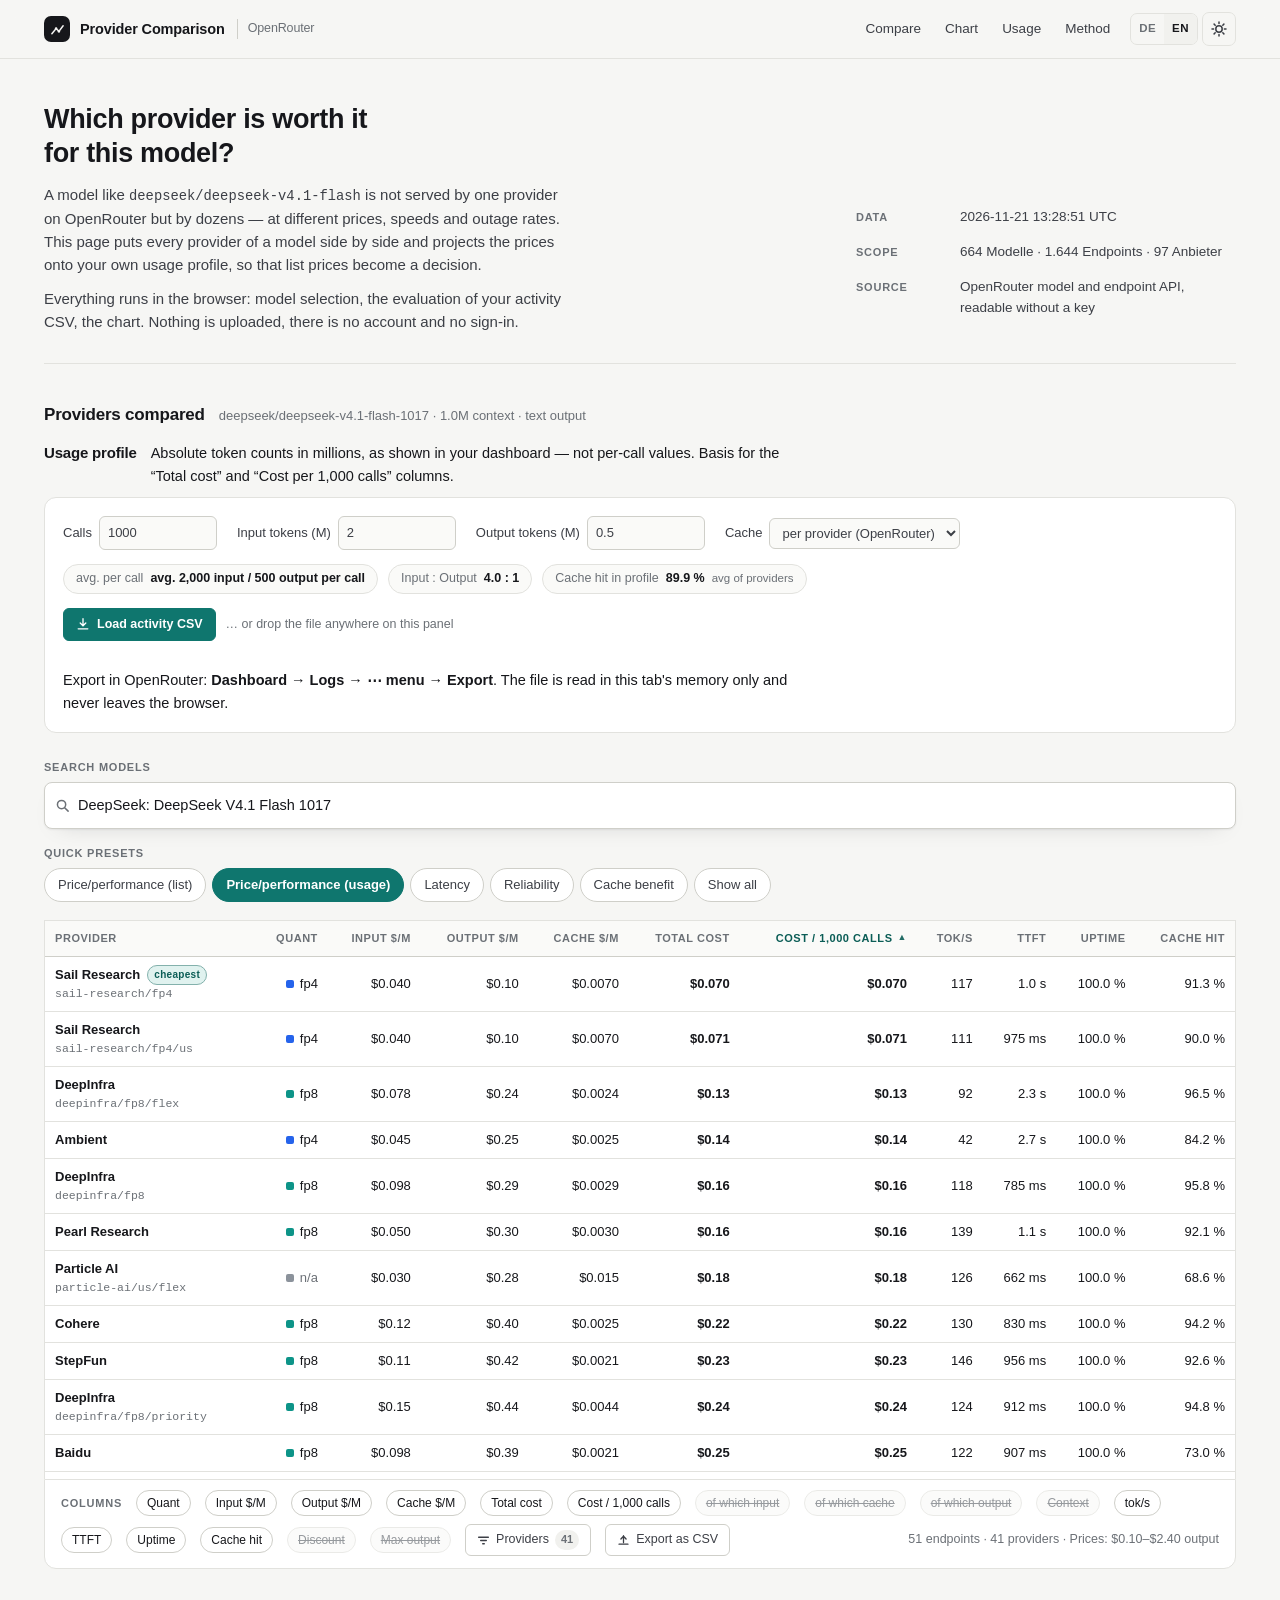
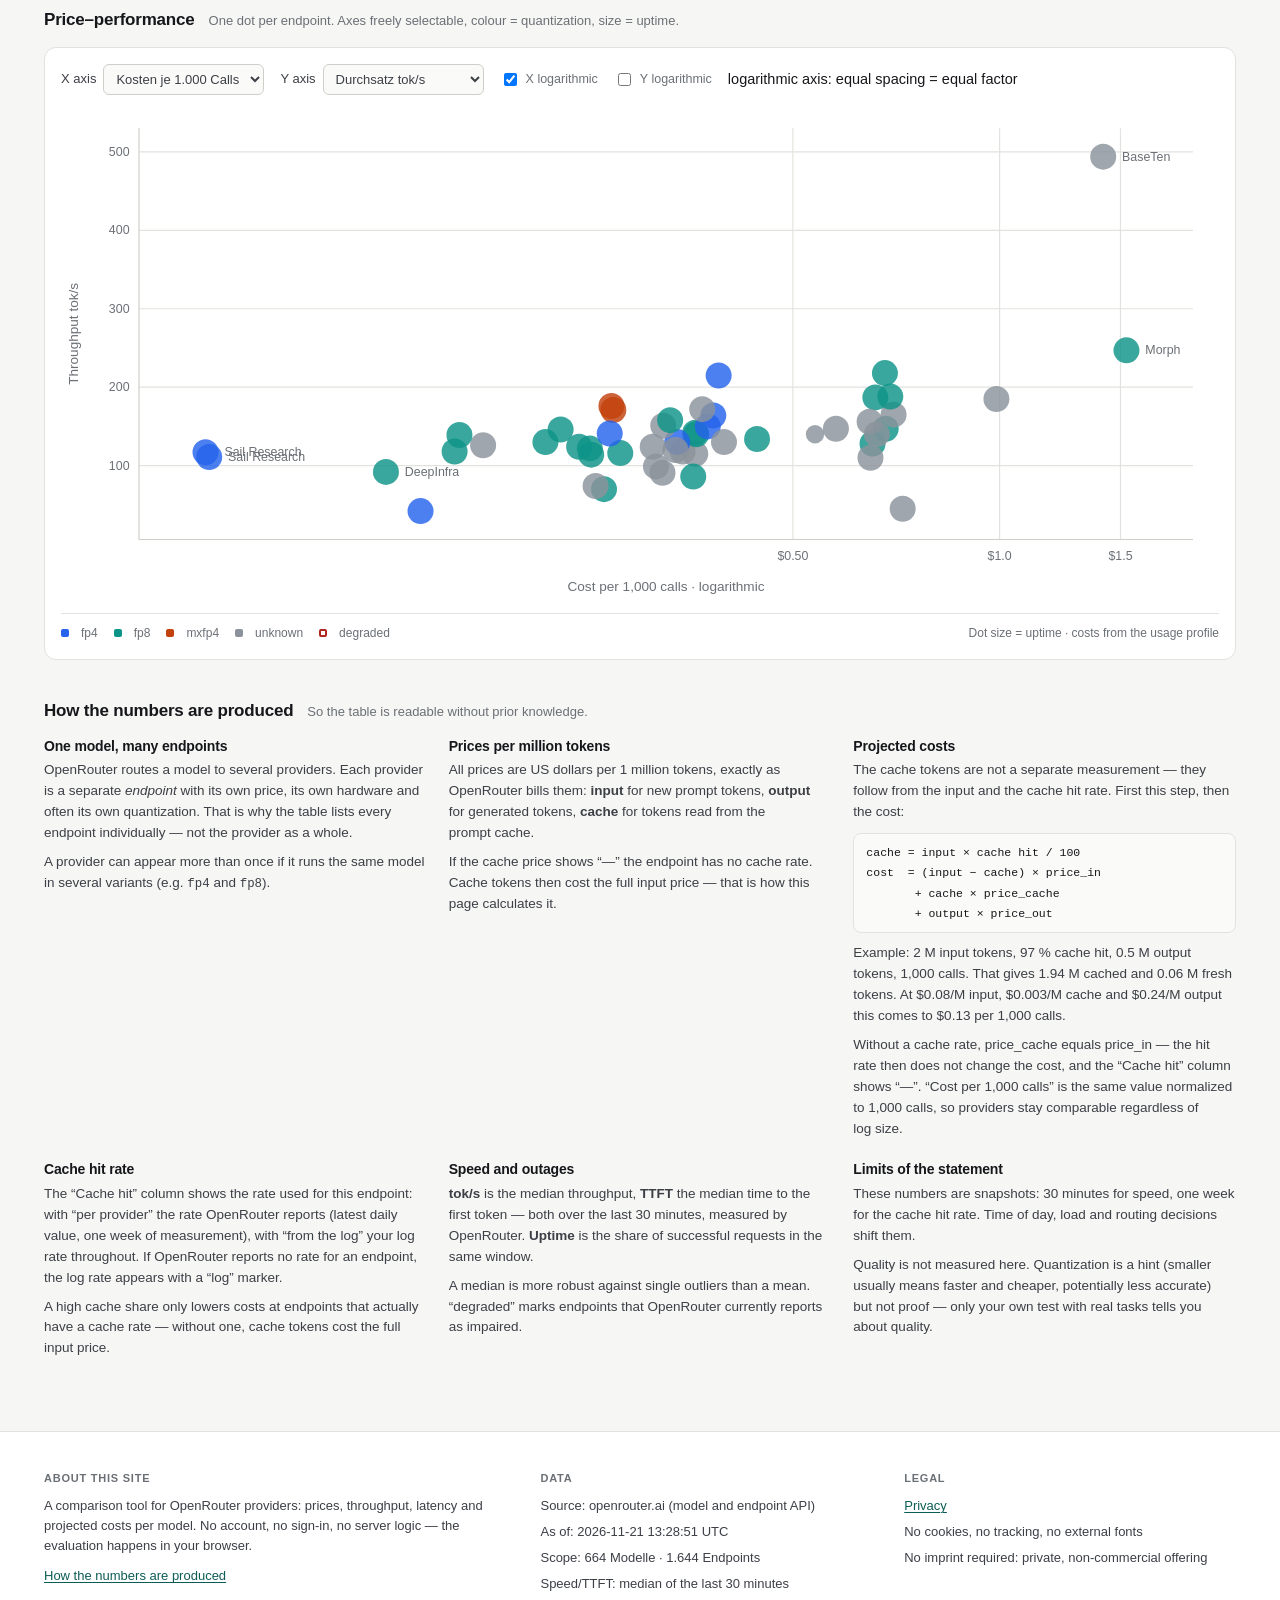
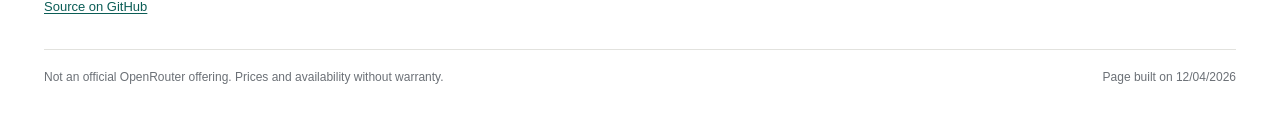
<file: index.html>
<!DOCTYPE html>
<html lang="de" data-lang="de">
<head>
<meta charset="utf-8">
<meta name="viewport" content="width=device-width, initial-scale=1">
<title>OpenRouter-Provider vergleichen — Preise, Tempo, Ausfälle</title>
<meta name="description" content="Vergleicht alle Anbieter (Provider) eines OpenRouter-Modells: Preise pro Million Token, Durchsatz, Time-to-First-Token, Uptime und hochgerechnete Kosten für dein eigenes Nutzungsprofil. Läuft vollständig im Browser.">
<meta name="color-scheme" content="light dark">
<meta name="theme-color" content="#f6f6f4" media="(prefers-color-scheme: light)">
<meta name="theme-color" content="#0e0f11" media="(prefers-color-scheme: dark)">
<!-- Erlaubt ausschließlich eigene Dateien: keine fremden Skripte, keine fremden Schriften,
     und Verbindungen nur zum eigenen Server. Damit kann die Seite die hochgeladene
     Activity-CSV technisch nicht irgendwohin senden — der Browser blockiert es. -->
<meta http-equiv="Content-Security-Policy" content="default-src 'none'; script-src 'self'; style-src 'self'; img-src 'self' data:; font-src 'self'; connect-src 'self'; base-uri 'none'; form-action 'none'">
<link rel="icon" href="assets/favicon.svg" type="image/svg+xml">
<link rel="stylesheet" href="assets/style.css">
</head>
<body>
<a class="skip-link" href="#vergleich" data-lang-block="de">Zum Vergleich springen</a>
<a class="skip-link" href="#vergleich" data-lang-block="en">Skip to the comparison</a>

<header class="site-header">
  <div class="site-header__inner">
    <a class="brand" href="./">
      <span class="brand__mark" aria-hidden="true">
        <svg width="15" height="15" viewBox="0 0 16 16" fill="none" stroke="currentColor" stroke-width="1.6" stroke-linecap="round">
          <path d="M2 12.5 6.5 7l3 3L14 4"/>
          <circle cx="6.5" cy="7" r="1.3" fill="currentColor" stroke="none"/>
          <circle cx="9.5" cy="10" r="1.3" fill="currentColor" stroke="none"/>
        </svg>
      </span>
      <span data-lang-block="de">Provider-Vergleich</span>
      <span data-lang-block="en">Provider Comparison</span>
      <span class="brand__sub">OpenRouter</span>
    </a>

    <nav class="site-nav" aria-label="Hauptnavigation">
      <a href="#vergleich" data-lang-block="de">Vergleich</a>
      <a href="#vergleich" data-lang-block="en">Compare</a>
      <a href="#grafik" data-lang-block="de">Grafik</a>
      <a href="#grafik" data-lang-block="en">Chart</a>
      <a href="#nutzung" data-lang-block="de">Nutzung</a>
      <a href="#nutzung" data-lang-block="en">Usage</a>
      <a href="#methodik" data-lang-block="de">Methodik</a>
      <a href="#methodik" data-lang-block="en">Method</a>
      <div class="lang-switch" role="group" aria-label="Sprache / Language">
        <button type="button" id="langDe" data-lang="de" aria-pressed="true">DE</button>
        <button type="button" id="langEn" data-lang="en" aria-pressed="false">EN</button>
      </div>
      <button class="icon-btn" id="themeBtn" type="button" aria-label="Farbschema umschalten" title="Hell / dunkel umschalten">
        <svg width="16" height="16" viewBox="0 0 16 16" fill="none" stroke="currentColor" stroke-width="1.5" stroke-linecap="round">
          <circle cx="8" cy="8" r="3.2"/>
          <path d="M8 1v1.6M8 13.4V15M1 8h1.6M13.4 8H15M3.1 3.1l1.1 1.1M11.8 11.8l1.1 1.1M12.9 3.1l-1.1 1.1M4.2 11.8l-1.1 1.1"/>
        </svg>
      </button>
    </nav>
  </div>
</header>

<main>
  <!-- ================= Was ist das hier ================= -->
  <section class="intro">
    <div>
      <h1 data-lang-block="de">Welcher Anbieter lohnt sich für dieses Modell?</h1>
      <h1 data-lang-block="en">Which provider is worth it for this model?</h1>

      <p class="intro__lead" data-lang-block="de">
        Ein Modell wie <code>deepseek/deepseek-v4.1-flash</code> läuft bei OpenRouter nicht bei einem
        Anbieter, sondern bei Dutzenden — zu unterschiedlichen Preisen, Geschwindigkeiten und
        Ausfallquoten. Diese Seite stellt alle Anbieter eines Modells nebeneinander und rechnet die
        Preise auf ein Nutzungsprofil hoch, damit aus Listenpreisen eine Entscheidung wird.
      </p>
      <p class="intro__lead" data-lang-block="en">
        A model like <code>deepseek/deepseek-v4.1-flash</code> is not served by one provider on
        OpenRouter but by dozens — at different prices, speeds and outage rates. This page puts every
        provider of a model side by side and projects the prices onto your own usage profile, so that
        list prices become a decision.
      </p>

      <p class="intro__lead" data-lang-block="de">
        Alles läuft im Browser: die Modellwahl, die Auswertung deiner Activity-CSV, die Grafik.
        Nichts wird hochgeladen, es gibt kein Konto und keine Anmeldung.
      </p>
      <p class="intro__lead" data-lang-block="en">
        Everything runs in the browser: model selection, the evaluation of your activity CSV, the
        chart. Nothing is uploaded, there is no account and no sign-in.
      </p>
    </div>

    <dl class="intro__facts" id="introFacts">
      <div class="fact">
        <dt><span data-lang-block="de">Daten</span><span data-lang-block="en">Data</span></dt>
        <dd id="factStamp">lade …</dd>
      </div>
      <div class="fact">
        <dt><span data-lang-block="de">Umfang</span><span data-lang-block="en">Scope</span></dt>
        <dd id="factCounts">lade …</dd>
      </div>
      <div class="fact">
        <dt><span data-lang-block="de">Quelle</span><span data-lang-block="en">Source</span></dt>
        <dd data-lang-block="de">OpenRouter-Modell- und Endpoint-API, ohne Schlüssel abrufbar</dd>
        <dd data-lang-block="en">OpenRouter model and endpoint API, readable without a key</dd>
      </div>
    </dl>
  </section>

  <!-- ================= Vergleich ================= -->
  <section class="section" id="vergleich">
    <div class="section__head">
      <h2 data-lang-block="de">Anbieter im Vergleich</h2>
      <h2 data-lang-block="en">Providers compared</h2>
      <span class="hint" id="modelHint"></span>
    </div>

    <!-- ===== Nutzungsprofil: eigener Absatz, vor der Tabelle ===== -->
    <div class="usage-block" id="nutzung">
      <div class="usage-block__head">
        <h3 data-lang-block="de">Nutzungsprofil</h3>
        <h3 data-lang-block="en">Usage profile</h3>
        <p class="hint" data-lang-block="de">
          Absolute Tokenmengen in Millionen, wie sie in deinem Dashboard stehen — keine Werte pro
          Call. Grundlage der Spalten „Kosten gesamt“ und „Kosten je 1.000 Calls“.
        </p>
        <p class="hint" data-lang-block="en">
          Absolute token counts in millions, as shown in your dashboard — not per-call values.
          Basis for the “Total cost” and “Cost per 1,000 calls” columns.
        </p>
      </div>

      <div class="panel usage-panel">
      <div class="usage-grid">
        <label class="field">Calls
          <input type="number" id="inCalls" value="1000" min="1" step="100" inputmode="numeric">
        </label>
        <label class="field"><span data-lang-block="de">Input-Token (Mio)</span><span data-lang-block="en">Input tokens (M)</span>
          <input type="number" id="inInputTotal" value="2" min="0" step="0.1" inputmode="decimal">
        </label>
        <label class="field"><span data-lang-block="de">Output-Token (Mio)</span><span data-lang-block="en">Output tokens (M)</span>
          <input type="number" id="inOutputTotal" value="0.5" min="0" step="0.1" inputmode="decimal">
        </label>
        <label class="field"><span data-lang-block="de">Cache</span><span data-lang-block="en">Cache</span>
          <select id="cacheMode">
            <option value="provider" selected data-i18n="cache.provider"></option>
            <option value="log" data-i18n="cache.log"></option>
            <option value="none" data-i18n="cache.none"></option>
          </select>
        </label>
      </div>

      <div class="usage-info">
        <span class="usage-info__item">
          <span class="usage-info__k" data-lang-block="de">Ø pro Call</span>
          <span class="usage-info__k" data-lang-block="en">avg. per call</span>
          <span class="usage-info__v" id="infoPerCall">—</span>
        </span>
        <span class="usage-info__item">
          <span class="usage-info__k">Input : Output</span>
          <span class="usage-info__v" id="infoRatio">—</span>
        </span>
        <span class="usage-info__item">
          <span class="usage-info__k" data-lang-block="de">Cache-Quote im Profil</span>
          <span class="usage-info__k" data-lang-block="en">Cache hit in profile</span>
          <span class="usage-info__v" id="infoCache">—</span>
          <span class="usage-info__note" id="infoCacheNote"></span>
        </span>
      </div>

      <div class="usage-actions">
        <button class="btn btn--primary" id="csvBtn" type="button">
          <svg width="14" height="14" viewBox="0 0 16 16" fill="none" stroke="currentColor" stroke-width="1.5" stroke-linecap="round" aria-hidden="true">
            <path d="M8 2v8M4.8 6.8 8 10l3.2-3.2M2.5 13.5h11"/>
          </svg>
          <span data-lang-block="de">Activity-CSV laden</span>
          <span data-lang-block="en">Load activity CSV</span>
        </button>
        <button class="btn" id="csvReset" type="button" hidden>
          <span data-lang-block="de">Zurücksetzen</span><span data-lang-block="en">Reset</span>
        </button>
        <span class="usage-drop-hint" data-lang-block="de">… oder die Datei hier irgendwo ablegen</span>
        <span class="usage-drop-hint" data-lang-block="en">… or drop the file anywhere on this panel</span>
      </div>

      <input type="file" id="csvFile" accept=".csv,text/csv" hidden>
      <div class="msg" id="csvMsg" role="status" aria-live="polite"></div>
      <div class="kpis" id="csvKpis"></div>

      <p class="hint usage-note" data-lang-block="de">
        Export in OpenRouter: <strong>Dashboard → Logs → Menü (⋯) → Export</strong>.
        Die Datei wird nur im Arbeitsspeicher dieses Tabs gelesen und verlässt den Browser nicht.
      </p>
      <p class="hint usage-note" data-lang-block="en">
        Export in OpenRouter: <strong>Dashboard → Logs → ⋯ menu → Export</strong>.
        The file is read in this tab's memory only and never leaves the browser.
      </p>
      </div>
    </div>

    <!-- ===== Modellsuche und Schnellauswahl gehören zur Tabelle ===== -->
    <div class="toolbar">
      <div class="picker" id="picker">
        <label class="picker__label" for="modelSearch">
          <span data-lang-block="de">Modell suchen</span><span data-lang-block="en">Search models</span>
        </label>
        <div class="picker__field">
          <svg width="15" height="15" viewBox="0 0 16 16" fill="none" stroke="currentColor" stroke-width="1.6" stroke-linecap="round" aria-hidden="true">
            <circle cx="7" cy="7" r="4.4"/><path d="M10.3 10.3 14 14"/>
          </svg>
          <input id="modelSearch" type="text" role="combobox" autocomplete="off"
                 aria-expanded="false" aria-controls="modelList" aria-autocomplete="list"
                 placeholder="Modellname oder Kennung — z. B. claude, gpt, deepseek …">
          <button class="picker__clear" id="pickerClear" type="button" aria-label="Suche leeren" hidden>
            <svg width="14" height="14" viewBox="0 0 16 16" fill="none" stroke="currentColor" stroke-width="1.6" stroke-linecap="round"><path d="M4 4l8 8M12 4l-8 8"/></svg>
          </button>
        </div>
        <div class="picker__list" id="modelList" role="listbox" aria-label="Modelle" hidden></div>
      </div>

      <div class="presets" id="presets">
        <span class="presets__label" data-lang-block="de">Schnellauswahl</span>
        <span class="presets__label" data-lang-block="en">Quick presets</span>
        <!-- Chips werden in app.js aus PRESETS erzeugt -->
      </div>
    </div>

    <div class="table-card">
      <div class="table-scroll">
        <table id="tbl">
          <thead></thead>
          <tbody></tbody>
        </table>
      </div>
    </div>

    <div class="table-foot">
      <span class="table-foot__label" data-lang-block="de">Spalten</span>
      <span class="table-foot__label" data-lang-block="en">Columns</span>
      <div id="colChips" class="colchips"></div>

      <div class="provider-filter" id="providerFilter">
        <button class="btn btn--filter" id="providerBtn" type="button" aria-expanded="false" aria-controls="providerPanel"
                data-tip-de="Blendet einzelne Anbieter aus der Tabelle und der Grafik aus." data-tip-en="Hides individual providers from the table and the chart.">
          <svg width="13" height="13" viewBox="0 0 16 16" fill="none" stroke="currentColor" stroke-width="1.6" stroke-linecap="round" aria-hidden="true">
            <path d="M2 4h12M4.5 8h7M7 12h2"/>
          </svg>
          <span data-lang-block="de">Anbieter</span><span data-lang-block="en">Providers</span>
          <span class="btn__count" id="providerCount">0</span>
        </button>
        <div class="provider-panel" id="providerPanel" hidden>
          <div class="provider-panel__head">
            <input type="search" id="providerSearch" class="provider-panel__search" autocomplete="off" placeholder="Anbieter filtern …">
            <div class="provider-panel__bulk">
              <button class="btn btn--tiny" type="button" id="providerAll" data-lang-block="de">Alle</button>
              <button class="btn btn--tiny" type="button" id="providerAllEn" data-lang-block="en">All</button>
              <button class="btn btn--tiny" type="button" id="providerNone" data-lang-block="de">Keine</button>
              <button class="btn btn--tiny" type="button" id="providerNoneEn" data-lang-block="en">None</button>
            </div>
          </div>
          <div class="provider-panel__list" id="providerList"></div>
        </div>
      </div>

      <button class="btn btn--export" id="exportBtn" type="button"
              data-tip-de="Exportiert genau das, was gerade in der Tabelle steht: aktuelle Sortierung, ausgeblendete Spalten und Anbieterfilter berücksichtigt. Semikolon als Trennzeichen, UTF-8 — öffnet sich direkt in Excel und LibreOffice."
              data-tip-en="Exports exactly what the table currently shows: current sorting, hidden columns and provider filter applied. Semicolon separator, UTF-8 — opens directly in Excel and LibreOffice.">
        <svg width="13" height="13" viewBox="0 0 16 16" fill="none" stroke="currentColor" stroke-width="1.6" stroke-linecap="round" aria-hidden="true">
          <path d="M8 10.5V2M4.8 6.2 8 2.8l3.2 3.4M2.5 12.5h11"/>
        </svg>
        <span data-lang-block="de">Als CSV exportieren</span><span data-lang-block="en">Export as CSV</span>
      </button>

      <span class="table-foot__note" id="tableNote"></span>
    </div>
  </section>

  <!-- ================= Grafik ================= -->
  <section class="section" id="grafik">
    <div class="section__head">
      <h2 data-lang-block="de">Preis-Leistungs-Verhältnis</h2>
      <h2 data-lang-block="en">Price–performance</h2>
      <span class="hint" data-lang-block="de">Ein Punkt je Endpoint. Achsen frei wählbar, Farbe = Quantisierung, Größe = Uptime.</span>
      <span class="hint" data-lang-block="en">One dot per endpoint. Axes freely selectable, colour = quantization, size = uptime.</span>
    </div>

    <div class="chart-card">
      <div class="chart-controls">
        <label class="field"><span data-lang-block="de">X-Achse</span><span data-lang-block="en">X axis</span>
          <select id="axisX"></select>
        </label>
        <label class="field"><span data-lang-block="de">Y-Achse</span><span data-lang-block="en">Y axis</span>
          <select id="axisY"></select>
        </label>
        <label class="check" data-tip-de="Logarithmische Achse: gleiche Abstände bedeuten gleichen Faktor. Sinnvoll bei Preisen, die über mehrere Größenordnungen streuen." data-tip-en="Logarithmic axis: equal spacing means an equal factor. Useful for prices that span several orders of magnitude.">
          <input type="checkbox" id="logX">
          <span data-lang-block="de">X logarithmisch</span><span data-lang-block="en">X logarithmic</span>
        </label>
        <label class="check" data-tip-de="Logarithmische Achse: gleiche Abstände bedeuten gleichen Faktor. Sinnvoll bei Preisen, die über mehrere Größenordnungen streuen." data-tip-en="Logarithmic axis: equal spacing means an equal factor. Useful for prices that span several orders of magnitude.">
          <input type="checkbox" id="logY">
          <span data-lang-block="de">Y logarithmisch</span><span data-lang-block="en">Y logarithmic</span>
        </label>
        <span class="hint" id="chartNote"></span>
      </div>

      <div class="chart-wrap">
        <svg id="chart" viewBox="0 0 980 420" role="img" aria-label="Streudiagramm der Anbieter">
          <title>Streudiagramm der Anbieter</title>
        </svg>
      </div>

      <div class="chart-legend" id="chartLegend"></div>
    </div>
  </section>

  <!-- ================= Methodik ================= -->
  <section class="section" id="methodik">
    <div class="section__head">
      <h2 data-lang-block="de">Wie die Zahlen entstehen</h2>
      <h2 data-lang-block="en">How the numbers are produced</h2>
      <span class="hint" data-lang-block="de">Damit die Tabelle ohne Vorwissen lesbar ist.</span>
      <span class="hint" data-lang-block="en">So the table is readable without prior knowledge.</span>
    </div>

    <div class="methodik">
      <article data-lang-block="de">
        <h3>Ein Modell, viele Endpoints</h3>
        <p>
          OpenRouter vermittelt ein Modell an mehrere Anbieter. Jeder Anbieter ist ein eigener
          <em>Endpoint</em> mit eigenem Preis, eigener Hardware und oft eigener Quantisierung.
          Deshalb steht in der Tabelle jeder Endpoint einzeln — nicht der Anbieter als Ganzes.
        </p>
        <p>
          Ein Anbieter kann mehrfach auftauchen, wenn er dasselbe Modell in mehreren Varianten
          betreibt (z. B. <code>fp4</code> und <code>fp8</code>).
        </p>
      </article>
      <article data-lang-block="en">
        <h3>One model, many endpoints</h3>
        <p>
          OpenRouter routes a model to several providers. Each provider is a separate
          <em>endpoint</em> with its own price, its own hardware and often its own quantization.
          That is why the table lists every endpoint individually — not the provider as a whole.
        </p>
        <p>
          A provider can appear more than once if it runs the same model in several variants
          (e.g. <code>fp4</code> and <code>fp8</code>).
        </p>
      </article>

      <article data-lang-block="de">
        <h3>Preise pro Million Token</h3>
        <p>
          Alle Preisangaben sind US-Dollar pro 1 Mio. Token, so wie OpenRouter sie abrechnet:
          <strong>Input</strong> für neue Prompt-Token, <strong>Output</strong> für erzeugte Token,
          <strong>Cache</strong> für Token, die aus dem Prompt-Cache gelesen werden.
        </p>
        <p>
          Steht beim Cache-Preis „—“ , hat der Endpoint keinen Cache-Tarif. Cache-Token kosten dann
          den vollen Input-Preis — die Seite rechnet das so.
        </p>
      </article>
      <article data-lang-block="en">
        <h3>Prices per million tokens</h3>
        <p>
          All prices are US dollars per 1 million tokens, exactly as OpenRouter bills them:
          <strong>input</strong> for new prompt tokens, <strong>output</strong> for generated tokens,
          <strong>cache</strong> for tokens read from the prompt cache.
        </p>
        <p>
          If the cache price shows “—” the endpoint has no cache rate. Cache tokens then cost the full
          input price — that is how this page calculates it.
        </p>
      </article>

      <article data-lang-block="de">
        <h3>Hochgerechnete Kosten</h3>
        <p>
          Die Cache-Token sind kein eigener Messwert — sie ergeben sich aus dem Input und der
          Cache-Quote. Erst dieser Schritt, dann die Kosten:
        </p>
        <div class="formula">
          <code>Cache&nbsp;&nbsp;&nbsp;= Input × Cache-Quote / 100</code>
          <code>Kosten&nbsp;&nbsp;= (Input − Cache) × Preis_in</code>
          <code>&nbsp;&nbsp;&nbsp;&nbsp;&nbsp;&nbsp;&nbsp;&nbsp;&nbsp;&nbsp;+ Cache × Preis_cache</code>
          <code>&nbsp;&nbsp;&nbsp;&nbsp;&nbsp;&nbsp;&nbsp;&nbsp;&nbsp;&nbsp;+ Output × Preis_out</code>
        </div>
        <p>
          Beispiel: 2 Mio. Input-Token, 97 % Cache-Quote, 0,5 Mio. Output-Token, 1.000 Calls.
          Daraus folgen 1,94 Mio. Cache-Token und 0,06 Mio. frische Token. Bei $0,08/Mio Input,
          $0,003/Mio Cache und $0,24/Mio Output sind das $0,13 für 1.000 Calls.
        </p>
        <p>
          Ohne Cache-Tarif ist Preis_cache gleich Preis_in — dann ändert die Quote die Kosten nicht,
          und die Spalte „Cache-Quote“ zeigt „—“. „Kosten je 1.000 Calls“ ist derselbe Wert, nur auf
          1.000 Calls normiert, damit sich Anbieter unabhängig von der Log-Größe vergleichen lassen.
        </p>
      </article>
      <article data-lang-block="en">
        <h3>Projected costs</h3>
        <p>
          The cache tokens are not a separate measurement — they follow from the input and the cache
          hit rate. First this step, then the cost:
        </p>
        <div class="formula">
          <code>cache&nbsp;=&nbsp;input × cache hit / 100</code>
          <code>cost&nbsp;&nbsp;=&nbsp;(input − cache) × price_in</code>
          <code>&nbsp;&nbsp;&nbsp;&nbsp;&nbsp;&nbsp;&nbsp;+&nbsp;cache × price_cache</code>
          <code>&nbsp;&nbsp;&nbsp;&nbsp;&nbsp;&nbsp;&nbsp;+&nbsp;output × price_out</code>
        </div>
        <p>
          Example: 2 M input tokens, 97 % cache hit, 0.5 M output tokens, 1,000 calls. That gives
          1.94 M cached and 0.06 M fresh tokens. At $0.08/M input, $0.003/M cache and $0.24/M output
          this comes to $0.13 per 1,000 calls.
        </p>
        <p>
          Without a cache rate, price_cache equals price_in — the hit rate then does not change the
          cost, and the “Cache hit” column shows “—”. “Cost per 1,000 calls” is the same value
          normalized to 1,000 calls, so providers stay comparable regardless of log size.
        </p>
      </article>

      <article data-lang-block="de">
        <h3>Cache-Quote</h3>
        <p>
          Die Spalte „Cache-Quote“ zeigt die Trefferquote, mit der für diesen Endpoint gerechnet
          wird: bei „je Anbieter“ die Quote, die OpenRouter für den Endpoint meldet (letzter
          Tageswert, eine Woche Messung), bei „aus dem Log“ durchgehend deine Log-Quote. Meldet
          OpenRouter für einen Endpoint keine Quote, steht dort die Log-Quote mit dem Vermerk „Log“.
        </p>
        <p>
          Ein hoher Cache-Anteil senkt die Kosten nur bei Endpoints, die überhaupt einen
          Cache-Tarif haben — ohne Tarif kosten Cache-Token den vollen Input-Preis.
        </p>
      </article>
      <article data-lang-block="en">
        <h3>Cache hit rate</h3>
        <p>
          The “Cache hit” column shows the rate used for this endpoint: with “per provider” the rate
          OpenRouter reports (latest daily value, one week of measurement), with “from the log” your
          log rate throughout. If OpenRouter reports no rate for an endpoint, the log rate appears
          with a “log” marker.
        </p>
        <p>
          A high cache share only lowers costs at endpoints that actually have a cache rate — without
          one, cache tokens cost the full input price.
        </p>
      </article>

      <article data-lang-block="de">
        <h3>Tempo und Ausfälle</h3>
        <p>
          <strong>tok/s</strong> ist der Median-Durchsatz, <strong>TTFT</strong> die Median-Zeit bis
          zum ersten Token — beides über die letzten 30 Minuten, gemessen von OpenRouter.
          <strong>Uptime</strong> ist der Anteil erfolgreicher Anfragen im selben Fenster.
        </p>
        <p>
          Ein Median ist robuster gegen einzelne Ausreißer als ein Mittelwert. „degradiert“ markiert
          Endpoints, die OpenRouter aktuell als gestört führt.
        </p>
      </article>
      <article data-lang-block="en">
        <h3>Speed and outages</h3>
        <p>
          <strong>tok/s</strong> is the median throughput, <strong>TTFT</strong> the median time to
          the first token — both over the last 30 minutes, measured by OpenRouter.
          <strong>Uptime</strong> is the share of successful requests in the same window.
        </p>
        <p>
          A median is more robust against single outliers than a mean. “degraded” marks endpoints
          that OpenRouter currently reports as impaired.
        </p>
      </article>

      <article data-lang-block="de">
        <h3>Grenzen der Aussage</h3>
        <p>
          Die Zahlen sind Momentaufnahmen: 30 Minuten für Tempo, eine Woche für die Cache-Quote.
          Tageszeit, Last und Routing-Entscheidungen verschieben sie.
        </p>
        <p>
          Qualität steht hier nicht. Quantisierung ist ein Indiz (kleiner = meist schneller und
          günstiger, potenziell ungenauer), aber kein Beweis — für Qualität hilft nur ein eigener Test
          mit echten Aufgaben.
        </p>
      </article>
      <article data-lang-block="en">
        <h3>Limits of the statement</h3>
        <p>
          These numbers are snapshots: 30 minutes for speed, one week for the cache hit rate. Time of
          day, load and routing decisions shift them.
        </p>
        <p>
          Quality is not measured here. Quantization is a hint (smaller usually means faster and
          cheaper, potentially less accurate) but not proof — only your own test with real tasks
          tells you about quality.
        </p>
      </article>
    </div>
  </section>
</main>

<footer class="site-footer">
  <div class="site-footer__inner">
    <div>
      <h3 data-lang-block="de">Über diese Seite</h3>
      <h3 data-lang-block="en">About this site</h3>
      <p data-lang-block="de">
        Ein Vergleichswerkzeug für OpenRouter-Anbieter: Preise, Durchsatz, Latenz und hochgerechnete
        Kosten je Modell. Kein Konto, keine Anmeldung, keine Server-Logik — die Auswertung passiert
        in deinem Browser.
      </p>
      <p data-lang-block="en">
        A comparison tool for OpenRouter providers: prices, throughput, latency and projected costs
        per model. No account, no sign-in, no server logic — the evaluation happens in your browser.
      </p>
      <p class="linkline">
        <a href="#methodik" data-lang-block="de">Wie die Zahlen entstehen</a>
        <a href="#methodik" data-lang-block="en">How the numbers are produced</a>
      </p>
      <p class="linkline">
        <a href="https://github.com/joschuajaenicke-ui/provider-comparison" data-lang-block="de">Quellcode auf GitHub</a>
        <a href="https://github.com/joschuajaenicke-ui/provider-comparison" data-lang-block="en">Source on GitHub</a>
      </p>
    </div>

    <div>
      <h3 data-lang-block="de">Daten</h3>
      <h3 data-lang-block="en">Data</h3>
      <ul>
        <li data-lang-block="de">Quelle: openrouter.ai (Modell- und Endpoint-API)</li>
        <li data-lang-block="en">Source: openrouter.ai (model and endpoint API)</li>
        <li><span data-lang-block="de">Stand:</span><span data-lang-block="en">As of:</span> <span id="footStamp">—</span></li>
        <li><span data-lang-block="de">Umfang:</span><span data-lang-block="en">Scope:</span> <span id="footCounts">—</span></li>
        <li data-lang-block="de">Tempo/TTFT: Median der letzten 30 Minuten</li>
        <li data-lang-block="en">Speed/TTFT: median of the last 30 minutes</li>
      </ul>
    </div>

    <div>
      <h3 data-lang-block="de">Rechtliches</h3>
      <h3 data-lang-block="en">Legal</h3>
      <ul>
        <li>
          <a href="datenschutz.html" data-lang-block="de">Datenschutz</a>
          <a href="datenschutz.html?lang=en" data-lang-block="en">Privacy</a>
        </li>
        <li data-lang-block="de">Keine Cookies, kein Tracking, keine externen Schriften</li>
        <li data-lang-block="en">No cookies, no tracking, no external fonts</li>
        <li data-lang-block="de">Kein Impressum nötig: privates, kostenloses Angebot ohne Geschäftsbetrieb</li>
        <li data-lang-block="en">No imprint required: private, non-commercial offering</li>
      </ul>
    </div>

    <div class="site-footer__legal">
      <span data-lang-block="de">Kein offizielles Angebot von OpenRouter. Preise und Verfügbarkeit ohne Gewähr.</span>
      <span data-lang-block="en">Not an official OpenRouter offering. Prices and availability without warranty.</span>
      <span class="spacer"></span>
      <span id="footBuilt">—</span>
    </div>
  </div>
</footer>

<div class="tip" id="tip" role="tooltip" aria-hidden="true"></div>

<noscript>
  <div class="panel panel--note" data-lang-block="de">
    Diese Seite rechnet im Browser. Ohne JavaScript kann sie keine Anbieter vergleichen.
  </div>
  <div class="panel panel--note" data-lang-block="en">
    This page calculates in the browser. Without JavaScript it cannot compare providers.
  </div>
</noscript>

<script src="assets/app.js"></script>
</body>
</html>
</file>
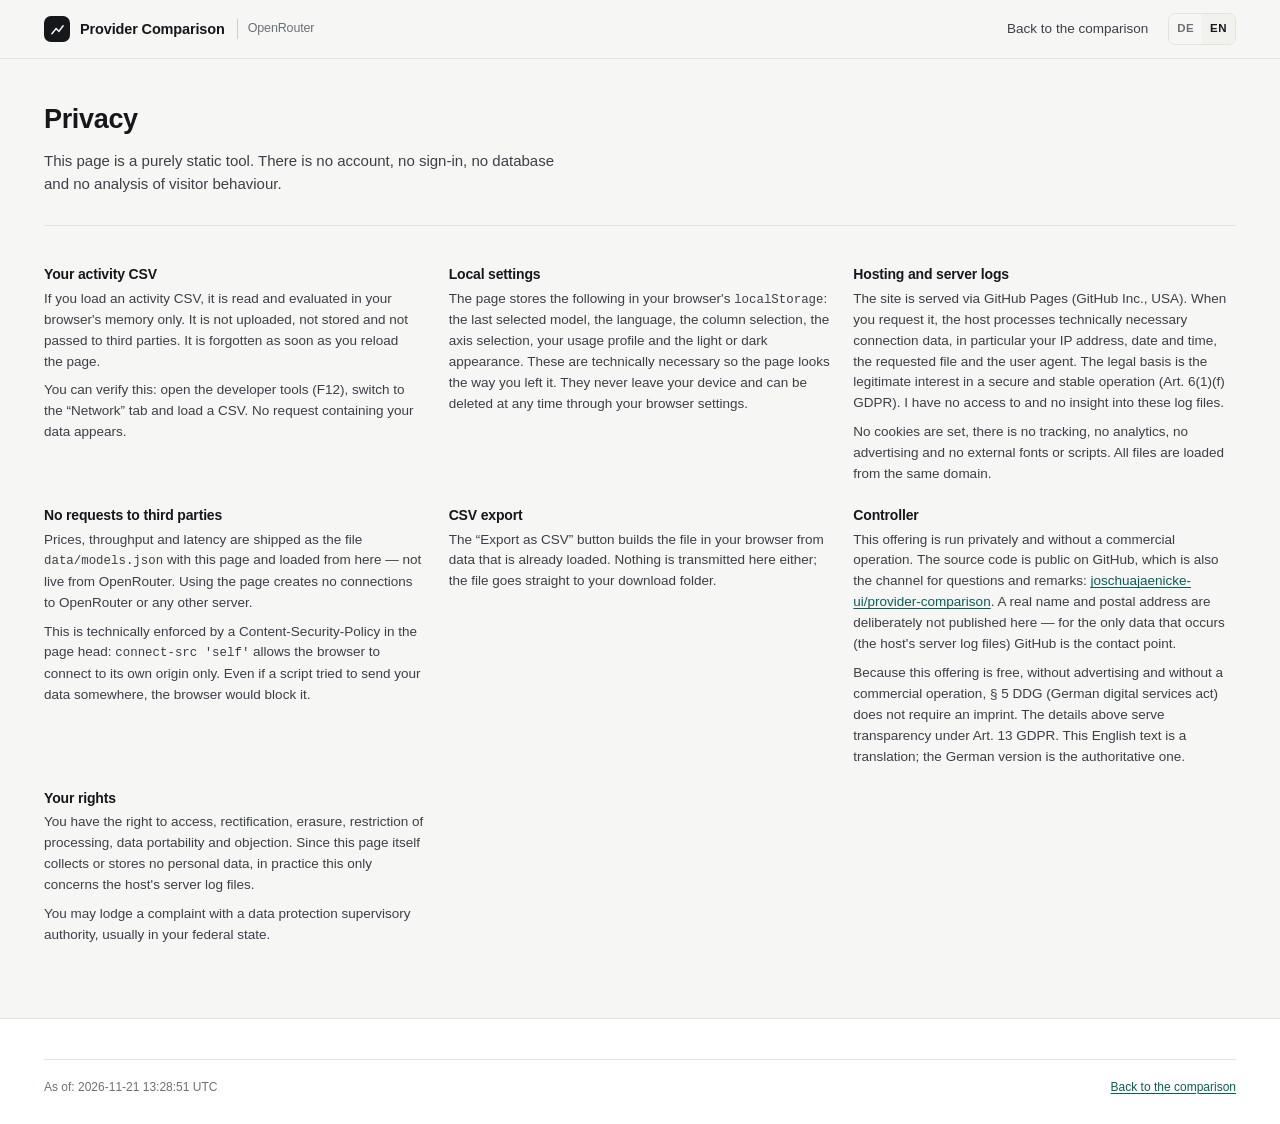
<file: datenschutz.html>
<!DOCTYPE html>
<html lang="de" data-lang="de">
<head>
<meta charset="utf-8">
<meta name="viewport" content="width=device-width, initial-scale=1">
<title>Datenschutz — Provider-Vergleich</title>
<meta name="color-scheme" content="light dark">
<meta http-equiv="Content-Security-Policy" content="default-src 'none'; script-src 'self'; style-src 'self'; img-src 'self' data:; font-src 'self'; connect-src 'self'; base-uri 'none'; form-action 'none'">
<link rel="icon" href="assets/favicon.svg" type="image/svg+xml">
<link rel="stylesheet" href="assets/style.css">
</head>
<body>
<header class="site-header">
  <div class="site-header__inner">
    <a class="brand" href="./">
      <span class="brand__mark" aria-hidden="true">
        <svg width="15" height="15" viewBox="0 0 16 16" fill="none" stroke="currentColor" stroke-width="1.6" stroke-linecap="round">
          <path d="M2 12.5 6.5 7l3 3L14 4"/>
        </svg>
      </span>
      <span data-lang-block="de">Provider-Vergleich</span>
      <span data-lang-block="en">Provider Comparison</span>
      <span class="brand__sub">OpenRouter</span>
    </a>
    <nav class="site-nav" aria-label="Hauptnavigation">
      <a href="index.html" data-lang-block="de">Zurück zum Vergleich</a>
      <a href="index.html?lang=en" data-lang-block="en">Back to the comparison</a>
      <div class="lang-switch" role="group" aria-label="Sprache / Language">
        <button type="button" data-lang="de" aria-pressed="true">DE</button>
        <button type="button" data-lang="en" aria-pressed="false">EN</button>
      </div>
    </nav>
  </div>
</header>

<main>
  <section class="intro intro--single">
    <div>
      <h1 data-lang-block="de">Datenschutz</h1>
      <h1 data-lang-block="en">Privacy</h1>
      <p class="intro__lead" data-lang-block="de">
        Diese Seite ist ein rein statisches Werkzeug. Es gibt kein Konto, keine Anmeldung,
        keine Datenbank und keine Auswertung von Besucherverhalten.
      </p>
      <p class="intro__lead" data-lang-block="en">
        This page is a purely static tool. There is no account, no sign-in, no database and no
        analysis of visitor behaviour.
      </p>
    </div>
  </section>

  <section class="section">
    <div class="methodik">
      <!-- ---------- Deutsch ---------- -->
      <article data-lang-block="de">
        <h3>Deine Activity-CSV</h3>
        <p>
          Wenn du eine Activity-CSV ablegst, wird sie ausschließlich im Arbeitsspeicher deines
          Browsers gelesen und ausgewertet. Sie wird nicht hochgeladen, nicht gespeichert und
          nicht an Dritte übertragen. Nach dem Neuladen der Seite ist sie vergessen.
        </p>
        <p>
          Nachprüfbar: öffne die Entwicklerwerkzeuge (F12), Reiter „Netzwerk“, und lade eine CSV.
          Es erscheint keine Anfrage, die deine Daten enthält.
        </p>
      </article>

      <article data-lang-block="de">
        <h3>Lokale Einstellungen</h3>
        <p>
          Die Seite merkt sich im <code>localStorage</code> deines Browsers: das zuletzt gewählte
          Modell, die Sprache, die Spaltenauswahl, die Achsenwahl, dein Nutzungsprofil und die
          helle oder dunkle Darstellung. Das sind technisch notwendige Angaben, damit die Seite so
          aussieht, wie du sie verlassen hast. Sie verlassen dein Gerät nicht und lassen sich
          jederzeit über die Browsereinstellungen löschen.
        </p>
      </article>

      <article data-lang-block="de">
        <h3>Hosting und Server-Logfiles</h3>
        <p>
          Die Seite wird über GitHub Pages (GitHub Inc., USA) ausgeliefert. Beim Abruf verarbeitet
          der Hoster technisch notwendige Verbindungsdaten, insbesondere deine IP-Adresse, Datum
          und Uhrzeit, die abgerufene Datei und den User-Agent. Rechtsgrundlage ist das
          berechtigte Interesse an einem sicheren und stabilen Betrieb (Art. 6 Abs. 1 lit. f
          DSGVO). Auf diese Logfiles habe ich keinen Zugriff und keine Einsicht.
        </p>
        <p>
          Es werden keine Cookies gesetzt, es gibt kein Tracking, keine Analyse-Werkzeuge, keine
          Werbung und keine externen Schriftarten oder Skripte. Alle Dateien werden von derselben
          Domain geladen.
        </p>
      </article>

      <article data-lang-block="de">
        <h3>Keine Anfragen an Dritte</h3>
        <p>
          Preise, Durchsatz und Latenz liegen als Datei <code>data/models.json</code> auf dieser
          Seite und werden von hier geladen — nicht live von OpenRouter. Beim Benutzen der Seite
          entstehen keine Verbindungen zu OpenRouter oder zu anderen Servern.
        </p>
        <p>
          Technisch erzwungen durch eine Content-Security-Policy im Kopf der Seite:
          <code>connect-src 'self'</code> erlaubt dem Browser ausschließlich Verbindungen zum
          eigenen Server. Selbst wenn ein Skript versuchen würde, deine Daten zu senden, würde der
          Browser es blockieren.
        </p>
      </article>

      <article data-lang-block="de">
        <h3>Export als CSV</h3>
        <p>
          Der Knopf „Als CSV exportieren“ erzeugt die Datei im Browser aus den bereits geladenen
          Daten. Auch dabei wird nichts übertragen; die Datei landet direkt in deinem
          Download-Ordner.
        </p>
      </article>

      <article data-lang-block="de">
        <h3>Verantwortlich</h3>
        <p>
          Dieses Angebot wird privat und ohne Geschäftsbetrieb betrieben. Der Quellcode liegt
          öffentlich auf GitHub; dort ist auch der Weg für Rückfragen und Hinweise:
          <a href="https://github.com/joschuajaenicke-ui/provider-comparison">joschuajaenicke-ui/provider-comparison</a>. Ein Klarname mit Anschrift
          ist hier bewusst nicht veröffentlicht — für die einzigen anfallenden Daten (die
          Server-Logfiles des Hosters) ist GitHub der Ansprechpartner.
        </p>
        <p>
          Da dieses Angebot kostenlos, ohne Werbung und ohne Geschäftsbetrieb bereitgestellt wird,
          besteht nach § 5 DDG keine Impressumspflicht. Die Angaben oben dienen der
          Nachvollziehbarkeit nach Art. 13 DSGVO.
        </p>
      </article>

      <article data-lang-block="de">
        <h3>Deine Rechte</h3>
        <p>
          Du hast das Recht auf Auskunft, Berichtigung, Löschung, Einschränkung der Verarbeitung,
          Datenübertragbarkeit und Widerspruch. Da diese Seite selbst keine personenbezogenen Daten
          erhebt oder speichert, betrifft das praktisch nur die Server-Logfiles des Hosters.
        </p>
        <p>
          Beschwerden kannst du bei einer Datenschutz-Aufsichtsbehörde einlegen, in der Regel in
          deinem Bundesland.
        </p>
      </article>

      <!-- ---------- English ---------- -->
      <article data-lang-block="en">
        <h3>Your activity CSV</h3>
        <p>
          If you load an activity CSV, it is read and evaluated in your browser's memory only. It is
          not uploaded, not stored and not passed to third parties. It is forgotten as soon as you
          reload the page.
        </p>
        <p>
          You can verify this: open the developer tools (F12), switch to the “Network” tab and load a
          CSV. No request containing your data appears.
        </p>
      </article>

      <article data-lang-block="en">
        <h3>Local settings</h3>
        <p>
          The page stores the following in your browser's <code>localStorage</code>: the last
          selected model, the language, the column selection, the axis selection, your usage profile
          and the light or dark appearance. These are technically necessary so the page looks the
          way you left it. They never leave your device and can be deleted at any time through your
          browser settings.
        </p>
      </article>

      <article data-lang-block="en">
        <h3>Hosting and server logs</h3>
        <p>
          The site is served via GitHub Pages (GitHub Inc., USA). When you request it, the host
          processes technically necessary connection data, in particular your IP address, date and
          time, the requested file and the user agent. The legal basis is the legitimate interest in
          a secure and stable operation (Art. 6(1)(f) GDPR). I have no access to and no insight into
          these log files.
        </p>
        <p>
          No cookies are set, there is no tracking, no analytics, no advertising and no external
          fonts or scripts. All files are loaded from the same domain.
        </p>
      </article>

      <article data-lang-block="en">
        <h3>No requests to third parties</h3>
        <p>
          Prices, throughput and latency are shipped as the file <code>data/models.json</code> with
          this page and loaded from here — not live from OpenRouter. Using the page creates no
          connections to OpenRouter or any other server.
        </p>
        <p>
          This is technically enforced by a Content-Security-Policy in the page head:
          <code>connect-src 'self'</code> allows the browser to connect to its own origin only. Even
          if a script tried to send your data somewhere, the browser would block it.
        </p>
      </article>

      <article data-lang-block="en">
        <h3>CSV export</h3>
        <p>
          The “Export as CSV” button builds the file in your browser from data that is already
          loaded. Nothing is transmitted here either; the file goes straight to your download
          folder.
        </p>
      </article>

      <article data-lang-block="en">
        <h3>Controller</h3>
        <p>
          This offering is run privately and without a commercial operation. The source code is
          public on GitHub, which is also the channel for questions and remarks:
          <a href="https://github.com/joschuajaenicke-ui/provider-comparison">joschuajaenicke-ui/provider-comparison</a>. A real name and postal
          address are deliberately not published here — for the only data that occurs (the host's
          server log files) GitHub is the contact point.
        </p>
        <p>
          Because this offering is free, without advertising and without a commercial operation,
          § 5 DDG (German digital services act) does not require an imprint. The details above serve
          transparency under Art. 13 GDPR. This English text is a translation; the German version is
          the authoritative one.
        </p>
      </article>

      <article data-lang-block="en">
        <h3>Your rights</h3>
        <p>
          You have the right to access, rectification, erasure, restriction of processing, data
          portability and objection. Since this page itself collects or stores no personal data, in
          practice this only concerns the host's server log files.
        </p>
        <p>
          You may lodge a complaint with a data protection supervisory authority, usually in your
          federal state.
        </p>
      </article>
    </div>
  </section>
</main>

<footer class="site-footer">
  <div class="site-footer__inner">
    <div class="site-footer__legal">
      <span data-lang-block="de">Stand: <span id="stand">—</span></span>
      <span data-lang-block="en">As of: <span id="standEn">—</span></span>
      <span class="spacer"></span>
      <a href="index.html" data-lang-block="de">Zurück zum Vergleich</a>
      <a href="index.html?lang=en" data-lang-block="en">Back to the comparison</a>
    </div>
  </div>
</footer>
<script src="assets/datenschutz.js"></script>
</body>
</html>
</file>
<file: assets/style.css>
/* ==========================================================================
   Provider-Vergleich — Stylesheet
   Aufbau: Tokens · Basis · Kopf/Fuß · Werkzeugleiste · Tabelle · Grafik
   Farben und Typografie bewusst zurückhaltend: die Daten tragen die Seite.
   ========================================================================== */

/* --- Tokens --------------------------------------------------------------- */
:root {
  color-scheme: light;

  --bg: #f6f6f4;
  --surface: #ffffff;
  --surface-2: #fafaf8;
  --surface-3: #f1f1ee;
  --ink: #16171b;
  --ink-2: #3c3f46;
  --muted: #6b7076;
  --border: #e2e2de;
  --border-strong: #cfcfc9;

  --accent: #0f766e;
  --accent-ink: #0b5d56;
  --accent-soft: #e0f2ef;
  --warn: #a15c07;
  --warn-soft: #fdf3e2;
  --bad: #b3261e;
  --bad-soft: #fdecea;

  --radius: 8px;
  --radius-lg: 12px;
  --shadow: 0 1px 2px rgba(20, 22, 26, .06), 0 8px 24px -16px rgba(20, 22, 26, .25);

  --font: -apple-system, BlinkMacSystemFont, "Segoe UI", Roboto, "Helvetica Neue", Arial, sans-serif;
  --mono: ui-monospace, SFMono-Regular, "SF Mono", Menlo, Consolas, monospace;

  --maxw: 1240px;

  /* Quantisierungsfarben — eine Farbe je Stufe, auch im Diagramm verwendet
     (dort als SVG-fill, hier als Klasse). */
  --q-fp4: #2563eb;
  --q-fp8: #0d9488;
  --q-nvfp4: #7c3aed;
  --q-mxfp4: #c2410c;
  --q-fp16: #0369a1;
  --q-bf16: #4d7c0f;
  --q-fp32: #9f1239;
  --q-int8: #a16207;
  --q-int4: #be185d;
  --q-unknown: #8b929b;
}

:root[data-theme="dark"] {
  color-scheme: dark;
  --bg: #0e0f11;
  --surface: #16181b;
  --surface-2: #1b1e22;
  --surface-3: #21252a;
  --ink: #e9e9e6;
  --ink-2: #c2c6cc;
  --muted: #8b929b;
  --border: #282c31;
  --border-strong: #3a3f46;

  --accent: #2dd4bf;
  --accent-ink: #7fe7d8;
  --accent-soft: #10302e;
  --warn: #e0a44a;
  --warn-soft: #2c2317;
  --bad: #f0736a;
  --bad-soft: #2e1a19;

  --shadow: 0 1px 2px rgba(0, 0, 0, .4), 0 12px 32px -20px rgba(0, 0, 0, .8);
}

/* Systemeinstellung „dunkel" ohne Umschalter: gleiche Tokens wie oben.
   Muss mit :root[data-theme="dark"] synchron bleiben. */
@media (prefers-color-scheme: dark) {
  :root:not([data-theme="light"]) {
    color-scheme: dark;
    --bg: #0e0f11;
    --surface: #16181b;
    --surface-2: #1b1e22;
    --surface-3: #21252a;
    --ink: #e9e9e6;
    --ink-2: #c2c6cc;
    --muted: #8b929b;
    --border: #282c31;
    --border-strong: #3a3f46;

    --accent: #2dd4bf;
    --accent-ink: #7fe7d8;
    --accent-soft: #10302e;
    --warn: #e0a44a;
    --warn-soft: #2c2317;
    --bad: #f0736a;
    --bad-soft: #2e1a19;

    --shadow: 0 1px 2px rgba(0, 0, 0, .4), 0 12px 32px -20px rgba(0, 0, 0, .8);
  }
}

/* Quantisierungs-Punkte (Tabelle und Legende) */
.qdot.q-fp4 { background: var(--q-fp4); }
.qdot.q-fp8 { background: var(--q-fp8); }
.qdot.q-nvfp4 { background: var(--q-nvfp4); }
.qdot.q-mxfp4 { background: var(--q-mxfp4); }
.qdot.q-fp16 { background: var(--q-fp16); }
.qdot.q-bf16 { background: var(--q-bf16); }
.qdot.q-fp32 { background: var(--q-fp32); }
.qdot.q-int8 { background: var(--q-int8); }
.qdot.q-int4 { background: var(--q-int4); }
.qdot.q-unknown { background: var(--q-unknown); }

/* Übersetzungen stehen doppelt im Markup; je nach data-lang wird eine Fassung
   ausgeblendet. Kein JS nötig, kein Nachladen, kein Flackern. */
html[data-lang="de"] [data-lang-block="en"],
html[data-lang="en"] [data-lang-block="de"] { display: none !important; }

/* Kleine Helfer (keine Inline-Styles: die CSP erlaubt nur eigene Stylesheets) */
.colchips { display: contents; }
.intro--single { grid-template-columns: 1fr; }
.hint--top { margin-top: 14px; }
.linkline { margin-top: 10px; }
.panel--note { margin: 24px; }
.is-left { text-align: left !important; }
.tip-bad { color: #f0736a; }
.point-label { pointer-events: none; }
.qdot--ring { background: transparent; border: 2px solid #b3261e; }

/* --- Basis ---------------------------------------------------------------- */
*, *::before, *::after { box-sizing: border-box; }

html { -webkit-text-size-adjust: 100%; }

body {
  margin: 0;
  background: var(--bg);
  color: var(--ink);
  font: 400 14.5px/1.55 var(--font);
  text-wrap: pretty;
  -webkit-font-smoothing: antialiased;
}

h1, h2, h3 { margin: 0; line-height: 1.25; letter-spacing: -.012em; }
h1 { font-size: 27px; font-weight: 640; }
h2 { font-size: 17px; font-weight: 620; }
h3 { font-size: 14px; font-weight: 620; }
p { margin: 0; }

a { color: var(--accent-ink); text-decoration-thickness: 1px; text-underline-offset: 2px; }
a:hover { color: var(--accent); }

code, .mono { font-family: var(--mono); font-size: .92em; }

button, input, select, textarea { font: inherit; color: inherit; }

:focus-visible {
  outline: 2px solid var(--accent);
  outline-offset: 2px;
  border-radius: 4px;
}

.visually-hidden {
  position: absolute; width: 1px; height: 1px;
  padding: 0; margin: -1px; overflow: hidden;
  clip: rect(0 0 0 0); white-space: nowrap; border: 0;
}

.skip-link {
  position: absolute; left: 12px; top: -60px; z-index: 100;
  background: var(--surface); border: 1px solid var(--border-strong);
  border-radius: var(--radius); padding: 8px 14px;
}
.skip-link:focus { top: 12px; }

/* --- Kopfleiste ----------------------------------------------------------- */
.site-header {
  position: sticky; top: 0; z-index: 40;
  background: color-mix(in srgb, var(--bg) 88%, transparent);
  backdrop-filter: saturate(1.6) blur(10px);
  border-bottom: 1px solid var(--border);
}
.site-header__inner {
  max-width: var(--maxw); margin: 0 auto; padding: 0 24px;
  height: 58px; display: flex; align-items: center; gap: 20px;
}
.brand {
  display: flex; align-items: center; gap: 10px;
  text-decoration: none; color: var(--ink); font-weight: 620; letter-spacing: -.01em;
}
.brand__mark {
  width: 26px; height: 26px; border-radius: 7px;
  background: var(--ink); color: var(--bg);
  display: grid; place-items: center; flex: none;
}
.brand__mark svg { display: block; }
.brand__sub {
  font-weight: 450; color: var(--muted); font-size: 12.5px;
  border-left: 1px solid var(--border-strong); padding-left: 10px; margin-left: 2px;
}
.site-nav { display: flex; align-items: center; gap: 4px; margin-left: auto; }
.site-nav a {
  color: var(--ink-2); text-decoration: none; font-size: 13.5px;
  padding: 7px 10px; border-radius: 6px;
}
.site-nav a:hover { background: var(--surface-3); color: var(--ink); }
.icon-btn {
  display: grid; place-items: center;
  width: 34px; height: 34px; border-radius: 7px;
  background: transparent; border: 1px solid var(--border);
  color: var(--ink-2); cursor: pointer;
}
.icon-btn:hover { background: var(--surface-3); color: var(--ink); }

/* --- Seitenrumpf ---------------------------------------------------------- */
main { max-width: var(--maxw); margin: 0 auto; padding: 0 24px 72px; }

.intro {
  display: grid; grid-template-columns: minmax(0, 1fr) minmax(0, 380px);
  gap: 40px; align-items: end;
  padding: 44px 0 30px; border-bottom: 1px solid var(--border);
}
.intro h1 { margin-bottom: 12px; max-width: 22ch; }
.intro__lead { color: var(--ink-2); max-width: 62ch; font-size: 15px; }
.intro__lead + .intro__lead { margin-top: 10px; }
.intro__facts { display: grid; gap: 14px; }
.fact { display: grid; grid-template-columns: 92px 1fr; gap: 12px; align-items: baseline; }
.fact dt {
  font-size: 11px; text-transform: uppercase; letter-spacing: .07em;
  color: var(--muted); font-weight: 600;
}
.fact dd { margin: 0; font-size: 13.5px; color: var(--ink-2); }
.fact dd b { color: var(--ink); font-variant-numeric: tabular-nums; }

.section { padding-top: 40px; }
.section__head {
  display: flex; align-items: baseline; gap: 14px; flex-wrap: wrap;
  margin-bottom: 16px;
}
.section__head h2 { flex: none; }
.section__head .hint { color: var(--muted); font-size: 13px; }

/* --- Werkzeugleiste: Modellsuche + Presets -------------------------------- */
.toolbar {
  display: flex; gap: 16px; align-items: flex-start; flex-wrap: wrap;
  margin-bottom: 18px;
}
.picker { position: relative; flex: 1 1 420px; min-width: 300px; }
.picker__label {
  display: block; font-size: 11px; font-weight: 600; letter-spacing: .07em;
  text-transform: uppercase; color: var(--muted); margin-bottom: 6px;
}
.picker__field {
  display: flex; align-items: center; gap: 8px;
  background: var(--surface); border: 1px solid var(--border-strong);
  border-radius: var(--radius); padding: 0 10px;
  box-shadow: var(--shadow);
}
.picker__field:focus-within { border-color: var(--accent); }
.picker__field svg { flex: none; color: var(--muted); }
.picker input {
  flex: 1; min-width: 0; border: 0; background: none; padding: 11px 0;
  font-size: 14.5px;
}
.picker input:focus { outline: none; }
.picker__clear {
  border: 0; background: none; color: var(--muted); cursor: pointer;
  padding: 4px; border-radius: 4px; line-height: 0;
}
.picker__clear:hover { color: var(--ink); background: var(--surface-3); }

.picker__list {
  position: absolute; z-index: 30; left: 0; right: 0; top: calc(100% + 6px);
  background: var(--surface); border: 1px solid var(--border-strong);
  border-radius: var(--radius); box-shadow: 0 18px 40px -20px rgba(0, 0, 0, .35);
  max-height: 340px; overflow-y: auto; padding: 4px;
}
.picker__list[hidden] { display: none; }
.picker__opt {
  display: grid; grid-template-columns: 1fr auto; gap: 2px 12px;
  padding: 8px 10px; border-radius: 6px; cursor: pointer;
}
.picker__opt:hover, .picker__opt[aria-selected="true"] { background: var(--surface-3); }
.picker__opt-name { font-size: 13.5px; font-weight: 550; }
.picker__opt-id {
  grid-column: 1; font-family: var(--mono); font-size: 11.5px; color: var(--muted);
}
.picker__opt-meta {
  grid-row: 1 / span 2; grid-column: 2; align-self: center;
  font-size: 11.5px; color: var(--muted); text-align: right;
  font-variant-numeric: tabular-nums;
}
.picker__empty { padding: 14px 10px; color: var(--muted); font-size: 13px; }

.presets { display: flex; flex-wrap: wrap; gap: 6px; align-items: flex-end; }
.presets__label {
  flex-basis: 100%; font-size: 11px; font-weight: 600; letter-spacing: .07em;
  text-transform: uppercase; color: var(--muted); margin-bottom: 0;
}
.chip {
  border: 1px solid var(--border-strong); background: var(--surface);
  border-radius: 999px; padding: 6px 13px; font-size: 13px;
  color: var(--ink-2); cursor: pointer; white-space: nowrap;
}
.chip:hover { border-color: var(--accent); color: var(--accent-ink); }
.chip[aria-pressed="true"] {
  background: var(--accent); border-color: var(--accent);
  color: #fff; font-weight: 550;
}
:root[data-theme="dark"] .chip[aria-pressed="true"] { color: #06201e; }

/* --- Nutzungsprofil (Kostenmodell + CSV, einmal oberhalb der Tabelle) ----- */
.field { display: flex; align-items: center; gap: 7px; font-size: 13px; color: var(--ink-2); }
.field input[type="number"] {
  width: 118px; padding: 6px 8px; border-radius: 6px;
  border: 1px solid var(--border-strong); background: var(--surface-2);
  font-variant-numeric: tabular-nums;
}
.field input[type="number"]:disabled { color: var(--muted); background: var(--surface-3); }
/* Keine Hoch/Runter-Pfeile an den Zahlenfeldern — bei Datenwerten nur im Weg */
input[type="number"]::-webkit-outer-spin-button,
input[type="number"]::-webkit-inner-spin-button { -webkit-appearance: none; margin: 0; }
input[type="number"] { -moz-appearance: textfield; appearance: textfield; }
.field select {
  padding: 6px 8px; border-radius: 6px; border: 1px solid var(--border-strong);
  background: var(--surface-2);
}

.usage-panel { margin-bottom: 18px; transition: border-color .12s ease, box-shadow .12s ease; }
.usage-panel.is-over { border-color: var(--accent); box-shadow: 0 0 0 3px var(--accent-soft); }
.usage-panel__head { display: flex; flex-wrap: wrap; align-items: baseline; gap: 4px 14px; margin-bottom: 14px; }
.usage-panel__head h3 { flex: none; }
.usage-panel__head .hint { flex: 1 1 340px; max-width: 78ch; }
.usage-grid { display: flex; flex-wrap: wrap; align-items: center; gap: 12px 20px; }
.usage-block { margin-bottom: 26px; }
.usage-block__head { display: flex; flex-wrap: wrap; align-items: baseline; gap: 4px 14px; margin-bottom: 10px; }
.usage-block__head h3 { flex: none; font-size: 15px; }
.usage-block__head .hint { flex: 1 1 340px; max-width: 82ch; }

/* Infozeile unter den Eingaben: abgeleitete Werte des Profils */
.usage-info { display: flex; flex-wrap: wrap; gap: 8px 10px; margin-top: 14px; }
.usage-info__item {
  display: inline-flex; align-items: baseline; gap: 7px;
  background: var(--surface-2); border: 1px solid var(--border);
  border-radius: 999px; padding: 4px 12px; font-size: 12.5px;
}
.usage-info__k { color: var(--muted); }
.usage-info__v { font-weight: 600; font-variant-numeric: tabular-nums; }
.usage-info__note { color: var(--muted); font-size: 11.5px; }
.usage-actions { display: flex; flex-wrap: wrap; align-items: center; gap: 10px; margin-top: 14px; }
.usage-drop-hint { font-size: 12.5px; color: var(--muted); }
.usage-note { margin-top: 12px; max-width: 92ch; }

/* --- Tabelle -------------------------------------------------------------- */
.table-card {
  background: var(--surface); border: 1px solid var(--border);
  border-bottom: 0; overflow: hidden;
}
.table-scroll { overflow: auto; max-height: 62vh; }
table {
  border-collapse: separate; border-spacing: 0; width: 100%;
  min-width: 760px;
  font-size: 13px; font-variant-numeric: tabular-nums;
}
thead th {
  position: sticky; top: 0; z-index: 2;
  background: var(--surface-2);
  border-bottom: 1px solid var(--border-strong);
  padding: 0; text-align: right; white-space: nowrap;
  font-size: 11px; font-weight: 600; letter-spacing: .05em;
  text-transform: uppercase; color: var(--muted);
}
thead th:first-child { text-align: left; }
th button {
  width: 100%; border: 0; background: none; cursor: pointer;
  padding: 9px 10px; color: inherit; font: inherit;
  text-transform: inherit; letter-spacing: inherit;
  display: flex; align-items: center; gap: 5px; justify-content: flex-end;
}
thead th:first-child button { justify-content: flex-start; }
th button:hover { color: var(--ink); }
th[aria-sort="ascending"] button, th[aria-sort="descending"] button { color: var(--accent-ink); }
.sort-ind { font-size: 9px; opacity: .9; }

tbody td {
  padding: 8px 10px; text-align: right; white-space: nowrap;
  border-bottom: 1px solid var(--border);
}
tbody td:first-child { text-align: left; }
/* Anbietername + Endpoint-Slug dürfen die Tabelle nicht aufblähen */
.table-scroll thead th:first-child,
.table-scroll tbody td:first-child { max-width: 232px; }
tbody tr:hover td { background: var(--surface-2); }
tbody tr.is-linked td { background: var(--accent-soft); }
tbody tr.is-excluded td { color: var(--muted); }
tbody tr.is-excluded td:first-child { text-decoration: line-through; text-decoration-color: var(--border-strong); }

.cell-provider { font-weight: 550; display: flex; align-items: center; gap: 7px; flex-wrap: wrap; }
.cell-sub {
  font-family: var(--mono); font-size: 11.5px; color: var(--muted);
  max-width: 100%; overflow: hidden; text-overflow: ellipsis; white-space: nowrap;
}
.num-strong { font-weight: 600; }
.dim { color: var(--muted); }
.pos-min { color: var(--accent-ink); font-weight: 600; }
.pos-max { color: var(--bad); }
.neg { color: var(--bad); }

.badge {
  display: inline-block; font-size: 10px; font-weight: 600; letter-spacing: .03em;
  padding: 1px 6px; border-radius: 999px; border: 1px solid var(--border-strong);
  color: var(--muted); background: var(--surface-2); white-space: nowrap;
}
.badge--good { color: var(--accent-ink); border-color: color-mix(in srgb, var(--accent) 45%, var(--border)); background: var(--accent-soft); }
.badge--warn { color: var(--warn); border-color: color-mix(in srgb, var(--warn) 40%, var(--border)); background: var(--warn-soft); }
.badge--bad { color: var(--bad); border-color: color-mix(in srgb, var(--bad) 40%, var(--border)); background: var(--bad-soft); }

.qdot {
  display: inline-block; width: 8px; height: 8px; border-radius: 2px;
  margin-right: 6px; vertical-align: baseline; flex: none;
}

.table-foot {
  display: flex; flex-wrap: wrap; align-items: center; gap: 8px 14px;
  background: var(--surface); border: 1px solid var(--border);
  border-top: 1px solid var(--border); border-radius: 0 0 var(--radius-lg) var(--radius-lg);
  padding: 10px 16px 12px;
}
.table-foot__label {
  font-size: 11px; font-weight: 600; letter-spacing: .07em;
  text-transform: uppercase; color: var(--muted);
}
.colchip {
  border: 1px solid var(--border); background: var(--surface-2);
  border-radius: 999px; padding: 3px 10px; font-size: 12px;
  color: var(--muted); cursor: pointer;
}
.colchip[aria-pressed="true"] { color: var(--ink); border-color: var(--border-strong); background: var(--surface); }
.colchip[aria-pressed="false"] { text-decoration: line-through; opacity: .7; }
.table-foot__note { margin-left: auto; color: var(--muted); font-size: 12.5px; }

/* --- Grafik --------------------------------------------------------------- */
.chart-card {
  background: var(--surface); border: 1px solid var(--border);
  border-radius: var(--radius-lg); padding: 16px;
}
.chart-controls {
  display: flex; flex-wrap: wrap; gap: 10px 16px; align-items: center;
  margin-bottom: 12px;
}
.chart-controls .field select { max-width: 190px; }
.check { display: inline-flex; align-items: center; gap: 6px; font-size: 12.5px; color: var(--muted); cursor: pointer; }
.chart-wrap { position: relative; }
#chart { display: block; width: 100%; height: auto; touch-action: pan-y; }
.chart-legend {
  display: flex; flex-wrap: wrap; gap: 6px 16px; align-items: center;
  margin-top: 10px; padding-top: 10px; border-top: 1px solid var(--border);
  font-size: 12px; color: var(--muted);
}
.chart-legend__item { display: inline-flex; align-items: center; gap: 6px; }
.chart-legend__note { margin-left: auto; }
.axis-label { font-size: 11.5px; fill: var(--muted); }
.tick-label { font-size: 10.5px; fill: var(--muted); font-variant-numeric: tabular-nums; }
.grid-line { stroke: var(--border); stroke-width: 1; }
.grid-line--base { stroke: var(--border-strong); }

/* --- Tooltip -------------------------------------------------------------- */
.tip {
  position: fixed; z-index: 60; pointer-events: none;
  background: var(--ink); color: var(--bg);
  border-radius: 7px; padding: 7px 10px; max-width: 280px;
  font-size: 12px; line-height: 1.45;
  box-shadow: 0 10px 30px -12px rgba(0, 0, 0, .5);
  opacity: 0; transition: opacity .1s ease;
}
.tip.is-on { opacity: 1; }
.tip b { font-weight: 650; }
.tip .tip-row { display: flex; justify-content: space-between; gap: 14px; }
.tip .tip-k { opacity: .72; }
.tip .tip-mono { font-family: var(--mono); font-size: 11px; opacity: .72; }

/* --- Nutzungsprofil / CSV ------------------------------------------------- */
.panel {
  background: var(--surface); border: 1px solid var(--border);
  border-radius: var(--radius-lg); padding: 18px;
}
.kpis { display: flex; flex-wrap: wrap; gap: 10px 26px; margin-top: 16px; }
.log-scope { flex-basis: 100%; font-size: 12.5px; color: var(--muted); }
.log-warn {
  flex-basis: 100%; display: grid; gap: 3px;
  background: var(--warn-soft); border: 1px solid color-mix(in srgb, var(--warn) 35%, var(--border));
  border-radius: var(--radius); padding: 10px 12px;
}
.log-warn strong { color: var(--warn); font-size: 13px; }
.log-warn span { font-size: 12.5px; color: var(--ink-2); line-height: 1.5; }
.kpi { display: grid; gap: 1px; }
.kpi__k { font-size: 10.5px; text-transform: uppercase; letter-spacing: .06em; color: var(--muted); font-weight: 600; }
.kpi__v { font-size: 15px; font-weight: 600; font-variant-numeric: tabular-nums; }

.msg { margin-top: 12px; font-size: 13px; }
.msg.is-ok { color: var(--accent-ink); }
.msg.is-err { color: var(--bad); }

/* --- Buttons -------------------------------------------------------------- */
.btn {
  border: 1px solid var(--border-strong); background: var(--surface);
  border-radius: 6px; padding: 5px 11px; font-size: 12.5px;
  color: var(--ink-2); cursor: pointer;
}
.btn:hover { border-color: var(--accent); color: var(--accent-ink); }
.btn:disabled { opacity: .45; cursor: default; }
.btn--primary {
  background: var(--accent); border-color: var(--accent); color: #fff;
  font-weight: 550; display: inline-flex; align-items: center; gap: 7px; padding: 6px 12px;
}
.btn--primary:hover { background: var(--accent-ink); border-color: var(--accent-ink); color: #fff; }
:root[data-theme="dark"] .btn--primary { color: #06201e; }
.btn--tiny { padding: 3px 9px; font-size: 11.5px; }
.btn--filter { display: inline-flex; align-items: center; gap: 6px; }
.btn--export { display: inline-flex; align-items: center; gap: 6px; }
.btn__count {
  font-variant-numeric: tabular-nums; font-size: 11px; font-weight: 600;
  background: var(--surface-3); border-radius: 999px; padding: 1px 6px; color: var(--muted);
}

.lang-switch {
  display: inline-flex; border: 1px solid var(--border); border-radius: 7px;
  overflow: hidden; margin-left: 6px; flex: none;
}
.lang-switch button {
  border: 0; background: transparent; color: var(--muted); cursor: pointer;
  font-size: 11.5px; font-weight: 600; letter-spacing: .04em; padding: 6px 8px;
}
.lang-switch button[aria-pressed="true"] { background: var(--surface-3); color: var(--ink); }
.lang-switch button:hover { color: var(--ink); }

/* Anbieterfilter: Panel öffnet nach oben, weil der Knopf unter der Tabelle sitzt */
.provider-filter { position: relative; }
.provider-panel {
  position: absolute; z-index: 35; bottom: calc(100% + 6px); right: 0;
  width: 286px; background: var(--surface); border: 1px solid var(--border-strong);
  border-radius: var(--radius); box-shadow: 0 18px 40px -20px rgba(0, 0, 0, .35);
  padding: 8px;
}
.provider-panel[hidden] { display: none; }
.provider-panel__head { display: flex; flex-direction: column; gap: 6px; margin-bottom: 6px; }
.provider-panel__search {
  width: 100%; padding: 6px 8px; border-radius: 6px; font-size: 12.5px;
  border: 1px solid var(--border-strong); background: var(--surface-2);
}
.provider-panel__bulk { display: flex; gap: 6px; }
.provider-panel__list { max-height: 250px; overflow-y: auto; }
.provider-opt {
  display: flex; align-items: center; gap: 8px; padding: 4px 6px;
  border-radius: 5px; cursor: pointer; font-size: 12.5px;
}
.provider-opt:hover { background: var(--surface-2); }
.provider-opt__name { flex: 1; min-width: 0; overflow: hidden; text-overflow: ellipsis; white-space: nowrap; }
.provider-opt__eps { color: var(--muted); font-size: 11px; font-variant-numeric: tabular-nums; }
.provider-panel__empty { padding: 10px 6px; font-size: 12.5px; color: var(--muted); }

/* --- Methodik ------------------------------------------------------------- */
.methodik { display: grid; gap: 22px; grid-template-columns: repeat(auto-fit, minmax(300px, 1fr)); }
.methodik article h3 { margin-bottom: 5px; }
.methodik article p { color: var(--ink-2); font-size: 13.5px; }
.methodik article p + p { margin-top: 8px; }
/* Formelblock in der Methodik: zwei Zeilen, monospaced, ruhig hinterlegt */
.formula {
  display: grid; gap: 3px; margin: 10px 0;
  background: var(--surface-2); border: 1px solid var(--border);
  border-radius: var(--radius); padding: 10px 12px;
  font-family: var(--mono); font-size: 12.5px; line-height: 1.5;
}
.formula code { white-space: normal; overflow-wrap: anywhere; }

/* --- Fußzeile ------------------------------------------------------------- */
.site-footer { border-top: 1px solid var(--border); background: var(--surface); }
.site-footer__inner {
  max-width: var(--maxw); margin: 0 auto; padding: 40px 24px 28px;
  display: grid; gap: 32px; grid-template-columns: 1.4fr 1fr 1fr;
}
.site-footer h3 {
  font-size: 11px; text-transform: uppercase; letter-spacing: .07em;
  color: var(--muted); margin-bottom: 10px;
}
.site-footer p, .site-footer li { font-size: 13px; color: var(--ink-2); }
.site-footer ul { list-style: none; margin: 0; padding: 0; display: grid; gap: 6px; }
.site-footer__legal {
  grid-column: 1 / -1; border-top: 1px solid var(--border); padding-top: 18px;
  display: flex; flex-wrap: wrap; gap: 10px 22px; align-items: baseline;
  font-size: 12px; color: var(--muted);
}
.site-footer__legal .spacer { margin-left: auto; }

/* --- Responsiv ------------------------------------------------------------ */
@media (max-width: 900px) {
  .intro { grid-template-columns: 1fr; gap: 26px; align-items: start; padding-top: 30px; }
  .site-footer__inner { grid-template-columns: 1fr; gap: 26px; }
  main { padding: 0 16px 56px; }
  .site-header__inner { padding: 0 16px; }
  .brand__sub { display: none; }
  h1 { font-size: 23px; }
}
@media (max-width: 760px) {
  .site-header__inner { gap: 10px; }
  .brand { white-space: nowrap; font-size: 13.5px; gap: 8px; }
  .brand__mark { width: 22px; height: 22px; }
  /* Auf schmalen Geräten entfällt der Sprung zum Seitenanfang — dafür bleiben
     Sprach- und Farbschema-Umschalter erreichbar. */
  .site-nav { gap: 0; }
  .site-nav a[href="#vergleich"] { display: none; }
  .site-nav a { padding: 6px 7px; font-size: 12.5px; white-space: nowrap; }
  .icon-btn { flex: none; }
  .field input[type="number"] { width: 96px; }
}

@media (max-width: 560px) {
  /* Kopfzeile: Wortmarke, Sprache, Farbschema — die Abschnittslink entfallen,
     die Seite ist kurz genug zum Scrollen. */
  .site-nav a { display: none; }
  .brand__sub { display: none; }
  .usage-grid { gap: 10px 14px; }
  .usage-panel { padding: 14px; }
  .provider-panel { width: 258px; right: -8px; }
}

@media (prefers-reduced-motion: reduce) {
  * { transition-duration: .01ms !important; animation-duration: .01ms !important; }
}

/* --- Druck ---------------------------------------------------------------- */
@media print {
  .site-header, .toolbar, .chart-controls, .table-foot { display: none; }
  body { background: #fff; color: #000; }
  .table-scroll { max-height: none; overflow: visible; }
}
</file>
